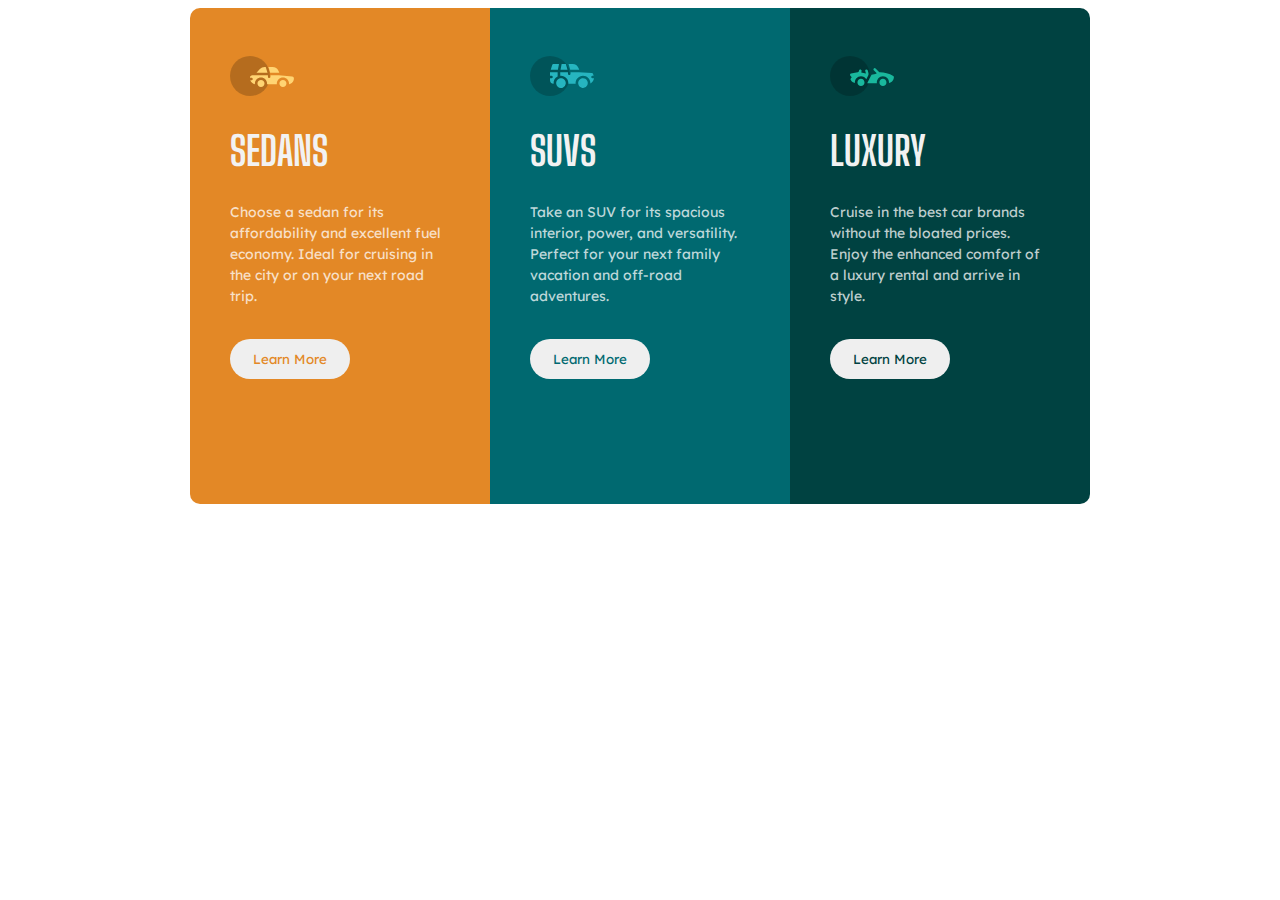
<file: 3 column preview/3-column-preview-card-component-main/index.html>
<!DOCTYPE html>
<html lang="en">
  <head>
    <meta charset="UTF-8" />
    <meta name="viewport" content="width=device-width, initial-scale=1.0" />
    <!-- displays site properly based on user's device -->

    <link
      rel="icon"
      type="image/png"
      sizes="32x32"
      href="./images/favicon-32x32.png"
    />

    <link
      href="https://fonts.googleapis.com/css2?family=Lexend+Deca&display=swap"
      rel="stylesheet"
    />
    <link
      href="https://fonts.googleapis.com/css2?family=Big+Shoulders+Display:wght@700&display=swap"
      rel="stylesheet"
    />
    <link rel="stylesheet" href="styles.css" />
    <title>3-column preview card component</title>
  </head>
  <body>
    <div class="container">
      <div class="card orange first">
        <div class="icon"><img src="./images/icon-sedans.svg" /></div>
        <div class="title"><h1>Sedans</h1></div>
        <div class="text">
          Choose a sedan for its affordability and excellent fuel economy. Ideal
          for cruising in the city or on your next road trip.
        </div>
        <button class="sedan_button" type="button">Learn More</button>
      </div>
      <div class="card blue">
        <div class="icon"><img src="./images/icon-suvs.svg" /></div>
        <div class="title"><h1>SUVs</h1></div>
        <div class="text">
          Take an SUV for its spacious interior, power, and versatility. Perfect
          for your next family vacation and off-road adventures.
        </div>
        <button class="suv_button" type="button">Learn More</button>
      </div>
      <div class="card green last">
        <div class="icon"><img src="./images/icon-luxury.svg" /></div>
        <div class="title"><h1>Luxury</h1></div>
        <div class="text">
          Cruise in the best car brands without the bloated prices. Enjoy the
          enhanced comfort of a luxury rental and arrive in style.
        </div>
        <button class="luxury_button" type="button">Learn More</button>
      </div>
    </div>
  </body>
</html>
</file>
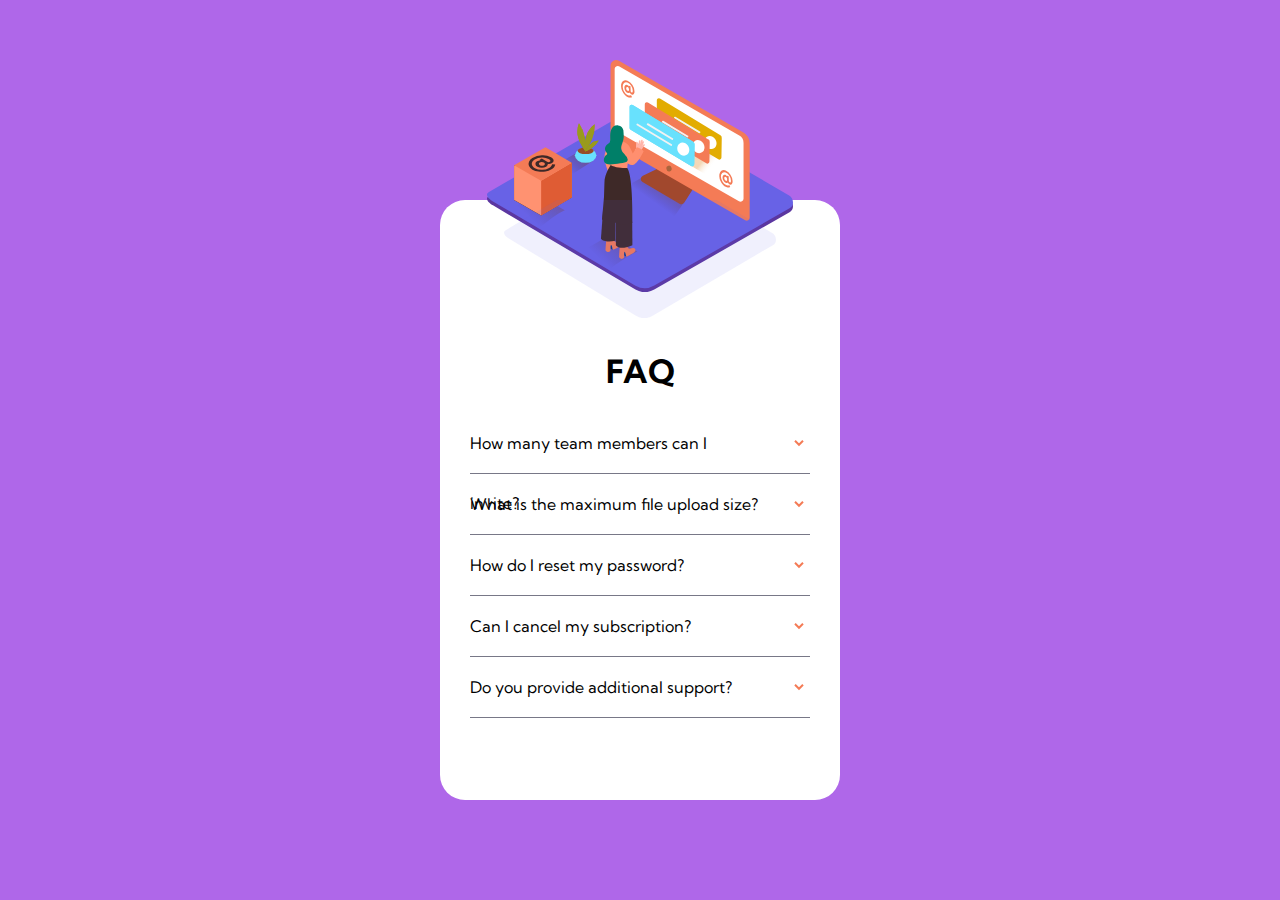
<file: Accordion/faq-accordion-card-main/index.html>
<!DOCTYPE html>
<html lang="en">
  <head>
    <meta charset="UTF-8" />
    <meta name="viewport" content="width=device-width, initial-scale=1.0" />
    <!-- displays site properly based on user's device -->

    <link
      rel="icon"
      type="image/png"
      sizes="32x32"
      href="./images/favicon-32x32.png"
    />

    <link rel="stylesheet" type="text/css" href="styles.css" />
    <link
      href="https://fonts.googleapis.com/css2?family=Kumbh+Sans:wght@400;700&display=swap"
      rel="stylesheet"
    />

    <title>FAQ Accordion Card</title>
  </head>
  <body>
    <div class="container">
      <div class="image_container">
        <img
          class="woman_mobile"
          src="./images/illustration-woman-online-mobile.svg"
          alt="woman mobile"
        />
        <img
          class="woman_mobile_shadow"
          src="./images/bg-pattern-mobile.svg"
          alt="woman mobile shadow"
        />
      </div>
      <h1>FAQ</h1>
      <div>
        <div class="faq_entry">
          <div class="question_box">
            <div class="question">How many team members can I invite?</div>
            <button type="button" class="dropdown_button">
              <img src="./images/icon-arrow-down.svg" alt="arrow down" />
            </button>
          </div>
          <div class="answer answer_hidden">
            You can invite up to 2 additional users on the Free plan. There is
            no limit on team members for the Premium plan.
          </div>
        </div>
        <div class="faq_entry">
          <div class="question_box">
            <div class="question">What is the maximum file upload size?</div>
            <button type="button" class="dropdown_button">
              <img src="./images/icon-arrow-down.svg" alt="arrow down" />
            </button>
          </div>
          <div class="answer answer_hidden">
            No more than 2GB. All files in your account must fit your allotted
            storage space.
          </div>
        </div>
        <div class="faq_entry">
          <div class="question_box">
            <div class="question">How do I reset my password?</div>
            <button type="button" class="dropdown_button">
              <img src="./images/icon-arrow-down.svg" alt="arrow down" />
            </button>
          </div>
          <div class="answer answer_hidden">
            Click “Forgot password” from the login page or “Change password”
            from your profile page. A reset link will be emailed to you.
          </div>
        </div>
        <div class="faq_entry">
          <div class="question_box">
            <div class="question">Can I cancel my subscription?</div>
            <button type="button" class="dropdown_button">
              <img src="./images/icon-arrow-down.svg" alt="arrow down" />
            </button>
          </div>
          <div class="answer answer_hidden">
            Yes! Send us a message and we’ll process your request no questions
            asked.
          </div>
        </div>
        <div class="faq_entry">
          <div class="question_box">
            <div class="question">Do you provide additional support?</div>
            <button type="button" class="dropdown_button">
              <img src="./images/icon-arrow-down.svg" alt="arrow down" />
            </button>
          </div>
          <div class="answer answer_hidden">
            Chat and email support is available 24/7. Phone lines are open
            during normal business hours.
          </div>
        </div>
      </div>
    </div>
    <script src="script.js"></script>
  </body>
</html>
</file>
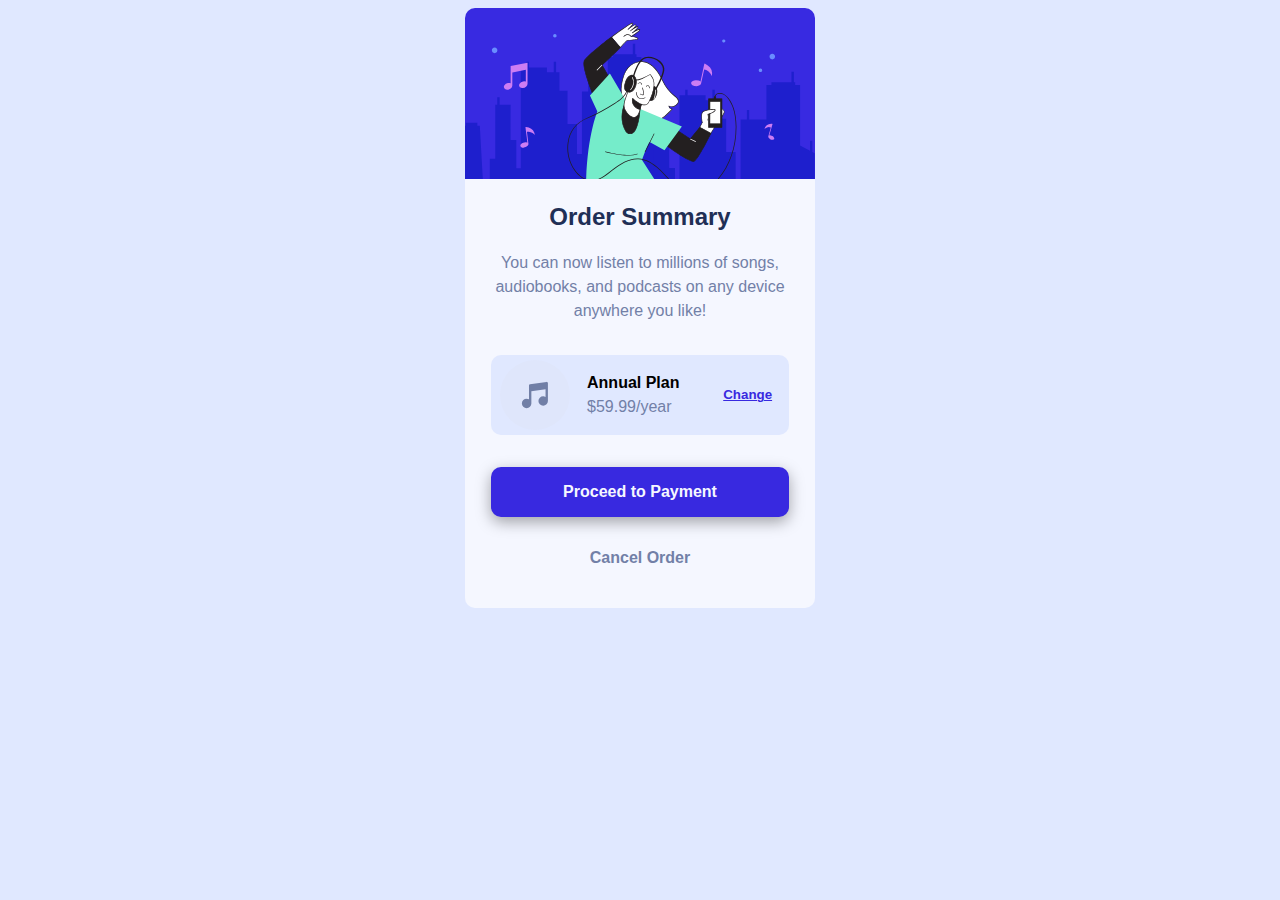
<file: Order summary/order-summary-component-main/index.html>
<!DOCTYPE html>
<html lang="en">
  <head>
    <meta charset="UTF-8" />
    <meta name="viewport" content="width=device-width, initial-scale=1.0" />
    <!-- displays site properly based on user's device -->

    <link
      rel="icon"
      type="image/png"
      sizes="32x32"
      href="./images/favicon-32x32.png"
    />

    <link
      href="https://fonts.googleapis.com/css2?family=Red+Hat+Display:ital,wght@0,500;0,900;1,700&display=swap"
      rel="stylesheet"
    />

    <link href="styles.css" rel="stylesheet" />

    <title>Order summary card</title>
  </head>
  <body>
    <div class="container">
      <div class="image_container">
        <img class="hero_image" src="./images/illustration-hero.svg" />
      </div>
      <h2>Order Summary</h2>
      <div class="text">
        You can now listen to millions of songs, audiobooks, and podcasts on any
        device anywhere you like!
      </div>
      <div class="subscription">
        <img class="music" src="./images/icon-music.svg" />
        <div class="subscription_data">
          <div class="subscritpion_title">Annual Plan</div>
          <div class="subscription_price">$59.99/year</div>
        </div>
        <button type="button" class="subscription_change">Change</button>
      </div>
      <button type="button" class="primary">Proceed to Payment</button>
      <button class="secondary">Cancel Order</button>
    </div>
  </body>
</html>
</file>
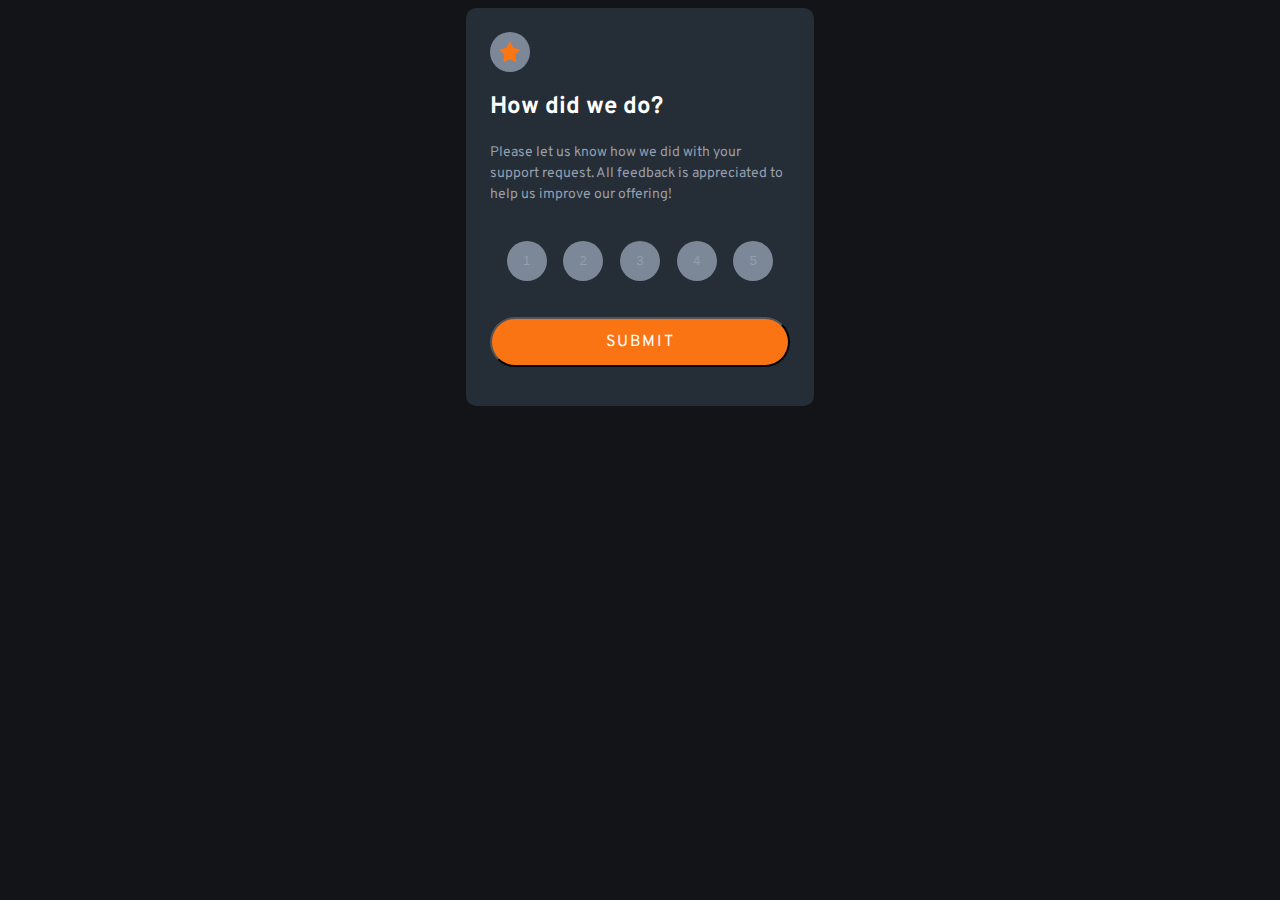
<file: Rating component/interactive-rating-component-main/index.html>
<!DOCTYPE html>
<html lang="en">
  <head>
    <meta charset="UTF-8" />
    <meta name="viewport" content="width=device-width, initial-scale=1.0" />
    <!-- displays site properly based on user's device -->

    <link
      rel="icon"
      type="image/png"
      sizes="32x32"
      href="./images/favicon-32x32.png"
    />

    <link
      href="https://fonts.googleapis.com/css2?family=Overpass:wght@400;700&display=swap"
      rel="stylesheet"
    />

    <link href="./styles.css" rel="stylesheet" />

    <title>Frontend Mentor | Interactive rating component</title>
  </head>
  <body>
    <div class="container first">
      <div class="star">
        <img src="./images/icon-star.svg" class="star_img" />
      </div>
      <h2>How did we do?</h2>
      <article>
        Please let us know how we did with your support request. All feedback is
        appreciated to help us improve our offering!
      </article>
      <div class="rating">
        <button class="mark" id="mark1">1</button>
        <button class="mark" id="mark2">2</button>
        <button class="mark" id="mark3">3</button>
        <button class="mark" id="mark4">4</button>
        <button class="mark" id="mark5">5</button>
      </div>
      <button type="button" class="submit">Submit</button>
    </div>
    <div class="container second">
      <div class="phone">
        <img class="phone_image" src="./images/illustration-thank-you.svg" />
      </div>
      <div class="given_rating">
        You selected <em></em>
        out of 5
      </div>
      <h2 class="thank_you">Thank you!</h2>
      <article class="thank_you">
        We appreciate you taking the time to give a rating. If you ever need
        more support, don’t hesitate to get in touch!
      </article>
    </div>
    <script src="script.js"></script>
  </body>
</html>
</file>
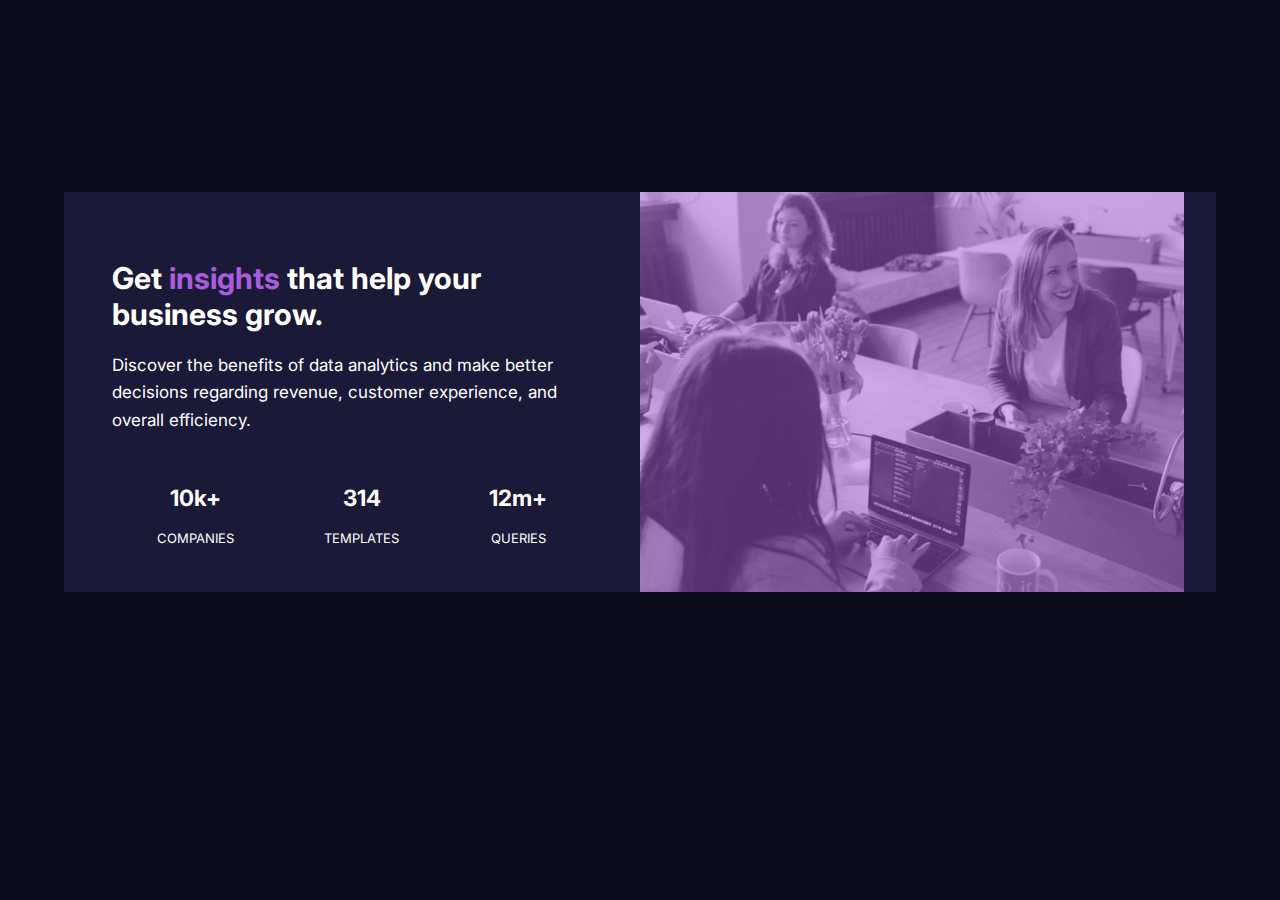
<file: Stats preview card component/stats-preview-card-component-main/index.html>
<!DOCTYPE html>
<html lang="en">
  <head>
    <meta charset="UTF-8" />
    <meta name="viewport" content="width=device-width, initial-scale=1.0" />
    <!-- displays site properly based on user's device -->

    <link
      rel="icon"
      type="image/png"
      sizes="32x32"
      href="./images/favicon-32x32.png"
    />
    <link rel="stylesheet" href="styles.css" />
    <link
      href="https://fonts.googleapis.com/css2?family=Inter:wght@400;700&display=swap"
      rel="stylesheet"
    />
    <link
      href="https://fonts.googleapis.com/css2?family=Lexend+Deca&display=swap"
      rel="stylesheet"
    />

    <title>Stats preview card component</title>
  </head>
  <body>
    <div class="container">
      <div class="photo_container">
        <img src="images/image-header-mobile.jpg" alt="Girl in a jacket" />
      </div>
      <div class="text_container">
        <h1>Get <em>insights</em> that help your business grow.</h1>

        <article>
          Discover the benefits of data analytics and make better decisions
          regarding revenue, customer experience, and overall efficiency.
        </article>
        <div class="fancy_values">
          <div class="number">
            <h2>10k+</h2>
            <span>companies</span>
          </div>
          <div class="number">
            <h2>314</h2>
            <span>templates</span>
          </div>
          <div class="number">
            <h2>12m+</h2>
            <span>queries</span>
          </div>
        </div>
      </div>
    </div>
  </body>
</html>
</file>
<file: 3 column preview/3-column-preview-card-component-main/styles.css>
html {
  color: hsla(0, 0%, 100%, 0.75);
  font-family: "Lexend Deca", sans-serif;
  font-size: 14px;
}

h1 {
  font-family: "Big Shoulders Display", cursive;
  color: hsl(0, 0%, 95%);
  font-size: 40px;
  text-transform: uppercase;
}

button {
  width: 120px;
  height: 40px;
  border-radius: 20px;
  border-style: none;
}

button:active {
  border: 2px solid hsl(0, 0%, 95%);
  color: hsl(0, 0%, 95%);
}

.container {
  width: 300px;
  height: 1200px;
  margin: auto;
  display: flex;
  flex-direction: column;
}

.card {
  width: calc(100% - 80px);
  height: 33%;
  padding: 48px 40px;
}

.orange {
  background-color: hsl(31, 77%, 52%);
}

.blue {
  background-color: hsl(184, 100%, 22%);
}

.green {
  background-color: hsl(179, 100%, 13%);
}

.first {
  border-top-left-radius: 10px;
  border-top-right-radius: 10px;
}

.last {
  border-bottom-left-radius: 10px;
  border-bottom-right-radius: 10px;
}

.text {
  line-height: 1.5;
  margin-bottom: 32px;
}

.sedan_button {
  color: hsl(31, 77%, 52%);
  font-family: "Lexend Deca", sans-serif;
}

.sedan_button:active {
  background-color: hsl(31, 77%, 52%);
}

.suv_button {
  color: hsl(184, 100%, 22%);
  font-family: "Lexend Deca", sans-serif;
}

.suv_button:active {
  background-color: hsl(184, 100%, 22%);
}

.luxury_button {
  color: hsl(179, 100%, 13%);
  font-family: "Lexend Deca", sans-serif;
}

.luxury_button:active {
  background-color: hsl(179, 100%, 13%);
}

@media (min-width: 950px) {
  .container {
    flex-direction: row;
    width: 900px;
    height: 400px;
  }
  .card {
    height: 400px;
    width: 33%;
    padding: 48px 40px;
  }
  .first {
    border-radius: 0;
    border-top-left-radius: 10px;
    border-bottom-left-radius: 10px;
  }
  .last {
    border-radius: 0;
    border-top-right-radius: 10px;
    border-bottom-right-radius: 10px;
  }
}
</file>
<file: Accordion/faq-accordion-card-main/styles.css>
html {
  font-family: "Kumbh Sans", sans-serif;
}

body {
  background-color: hsl(273, 75%, 66%);
}

h1 {
  text-align: center;
}

button {
  border-style: none;
  background-color: white;
}

.opened {
  transform: rotate(180deg);
}

.woman_mobile {
  width: 90%;
  position: absolute;
  top: -140px;
  left: 5%;
}

.image_container {
  position: relative;
  height: 130px;
}

.container {
  width: 340px;
  height: 600px;
  margin: auto;
  background-color: white;
  border-radius: 25px;
  margin-top: 200px;
  padding-left: 30px;
  padding-right: 30px;
}

.woman_mobile_shadow {
  width: 80%;
  position: absolute;
  top: 0;
  left: 10%;
}

.answer {
  width: 85%;
  font-size: 14px;
  color: hsl(240, 6%, 50%);
  margin-bottom: 20px;
  height: 60px;
  transition: height 0.3s ease-in-out;
}

.answer_hidden {
  transition: height 0.3s ease-in-out;
  visibility: hidden;
  height: 0;
  margin: 0;
}

.question_box {
  display: flex;
  flex-direction: row;
  justify-content: space-between;
  height: 60px;
  line-height: 60px;
}

.question {
  width: 85%;
  user-select: none;
}

.question_box:hover .question {
  color: hsl(14, 88%, 65%);
}

.question_box:hover {
  cursor: pointer;
}

.opened_title {
  font-weight: bold;
}

.faq_entry {
  border-bottom: 1px solid hsl(240, 6%, 50%);
}
</file>
<file: Order summary/order-summary-component-main/styles.css>
body {
  background-color: hsl(225, 100%, 94%);
  font-family: "Lexend Deca", sans-serif;
}

img {
  width: 100%;
}

h2 {
  text-align: center;
  color: hsl(223, 47%, 23%);
}

.container {
  width: 350px;
  height: 600px;
  margin: auto;
  background-color: hsl(225, 100%, 98%);
  border-radius: 10px;
}

.hero_image {
  border-top-left-radius: 10px;
  border-top-right-radius: 10px;
}

.text {
  text-align: center;
  margin-bottom: 32px;
  line-height: 1.5;
  color: hsl(224, 23%, 55%);
}

.subscription {
  display: flex;
  flex-direction: row;
  background-color: hsl(225, 100%, 94%);
  width: 85%;
  margin: auto;
  height: 80px;
  border-radius: 10px;
}

.music {
  width: 70px;
  height: 70px;
  margin: auto;
}

.subscription_data {
  width: 40%;
  margin: auto;
  line-height: 1.5;
}

.subscritpion_title {
  font-weight: bold;
}

.subscription_price {
  color: hsl(224, 23%, 55%);
}

.subscription_change {
  padding: 0;
  border: none;
  background: none;
  margin: auto;
  text-decoration: underline;
  color: hsl(245, 75%, 52%);
  font-weight: 700;
  padding-right: 8px;
}

.primary {
  padding: 0;
  border: none;
  background: none;
  margin: auto;
  background-color: hsl(245, 75%, 52%);
  font-weight: 700;
  color: hsl(225, 100%, 98%);
  width: 85%;
  display: block;
  margin-top: 32px;
  height: 50px;
  border-radius: 10px;
  font-size: 16px;
  box-shadow: rgba(0, 0, 0, 0.35) 0px 5px 15px;
}

.primary:hover {
  cursor: pointer;
}

.secondary {
  padding: 0;
  border: none;
  background: none;
  margin: auto;
  font-weight: 700;
  color: hsl(224, 23%, 55%);
  width: 85%;
  display: block;
  margin-top: 16px;
  height: 50px;
  border-radius: 10px;
  font-size: 16px;
}

.secondary:hover {
  cursor: pointer;
}
</file>
<file: Rating component/interactive-rating-component-main/styles.css>
html {
  font-family: "Overpass", sans-serif;
}

body {
  background-color: hsl(216, 12%, 8%);
  font-family: "Overpass", sans-serif;
}

h2 {
  color: hsl(0, 0%, 100%);
}

article {
  color: hsl(217, 12%, 63%);
  font-size: 14px;
  margin-bottom: 36px;
  line-height: 1.5;
}

em {
  font-style: normal;
}

.container {
  width: 300px;
  height: 350px;
  display: flex;
  flex-direction: column;
  margin: auto;
  background-color: hsl(213, 19%, 18%);
  border-radius: 10px;
  padding: 24px;
}

.star {
  background-color: hsl(216, 12%, 54%);
  width: 40px;
  height: 40px;
  border-radius: 20px;
}

.star_img {
  width: 20px;
  height: 20px;
  margin: 25% auto;
  display: block;
}

.mark {
  border: none;
  width: 40px;
  height: 40px;
  background-color: hsl(216, 12%, 54%);
  display: block;
  color: hsl(217, 12%, 63%);
  border-radius: 20px;
}

.rating {
  display: flex;
  justify-content: space-evenly;
  margin-bottom: 36px;
}

.submit {
  background-color: hsl(25, 97%, 53%);
  height: 50px;
  border-radius: 25px;
  color: hsl(0, 0%, 100%);
  text-transform: uppercase;
  font-size: 16px;
  font-family: "Overpass", sans-serif;
  letter-spacing: 0.1em;
}

.submit:active {
  background-color: hsl(0, 0%, 100%);
  color: hsl(25, 97%, 53%);
  transition: all 0.2s ease;
}

.phone {
  justify-content: center;
}

.phone_image {
  margin: 10px auto 0px;
  display: block;
}

.thank_you {
  text-align: center;
}

.given_rating {
  background-color: hsl(216, 12%, 54%);
  width: 60%;
  height: 32px;
  margin: 30px auto 12px;
  color: hsl(25, 97%, 53%);
  text-align: center;
  vertical-align: middle;
  line-height: 32px;
  border-radius: 16px;
}

.second {
  visibility: hidden;
}

.chosen {
  background-color: hsl(25, 97%, 53%);
  color: hsl(0, 0%, 100%);
}
</file>
<file: Stats preview card component/stats-preview-card-component-main/styles.css>
html {
  height: 100vh;
  width: 100vw;
}

body {
  font-family: "Inter", sans-serif;
  font-size: 15px;
  height: 100vh;
  width: 100vw;
  margin: 0;
  color: hsl(0, 0%, 100%);
  background-color: hsl(233, 47%, 7%);
  position: absolute;
  top: 0;
  left: 0;
}

img {
  aspect-ratio: 1.36 / 1;
  width: 100%;
}

em {
  color: hsl(277, 64%, 61%);
  font-style: normal;
}

h1 {
  text-align: center;
}

span {
  width: 100%;
  text-transform: uppercase;
  font-size: 13px;
  text-align: center;
  display: block;
}

h2 {
  width: 100%;
  text-align: center;
}

article {
  text-align: center;
  font-size: 17px;
  line-height: 1.6;
}

.container {
  margin: 100px 5%;
  width: 90%;
  height: 80%;
  display: grid;
  grid-template-rows: 1fr 2fr;
  background-color: hsl(244, 38%, 16%);
}

.photo_container {
  aspect-ratio: 1.36 / 1;
  grid-row: 1;
  display: inline-block;
  position: relative;
}

.photo_container:after {
  content: "";
  top: 0;
  left: 0;
  z-index: 10;
  width: 100%;
  aspect-ratio: 1.36 / 1;
  display: block;
  position: absolute;
  background: hsl(277, 64%, 61%);
  opacity: 0.5;
}

.text_container {
  grid-row: 2;
  margin: 0 16px;
}

.fancy_values {
  display: flex;
  flex-direction: column;
  justify-content: space-around;
}

@media (min-width: 500px) {
  .fancy_values {
    display: flex;
    flex-direction: row;
    justify-content: space-around;
  }
  article {
    margin-bottom: 32px;
  }
}

@media (min-width: 850px) {
  .container {
    margin: 15% 5%;
    height: 400px;
    width: 90%;
    display: grid;
    grid-template-columns: 1fr 1fr;
    background-color: hsl(244, 38%, 16%);
  }
  .text_container {
    grid-column: 1;
    grid-row-start: 1;
    grid-row-end: 3;
    margin: 8px 8px;
  }
  .photo_container {
    aspect-ratio: 1.36 / 1;
    grid-column: 2;
    grid-row-start: 1;
    grid-row-end: 3;
    display: inline-block;
    position: relative;
    height: 100%;
  }
  article {
    text-align: left;
  }
  h1 {
    text-align: left;
  }
  span {
    visibility: hidden;
  }
  h2 {
    visibility: hidden;
  }
}

@media (min-width: 1100px) {
  span {
    visibility: visible;
  }
  h2 {
    visibility: visible;
  }
  .text_container {
    margin: 48px 48px;
  }
}
</file>
